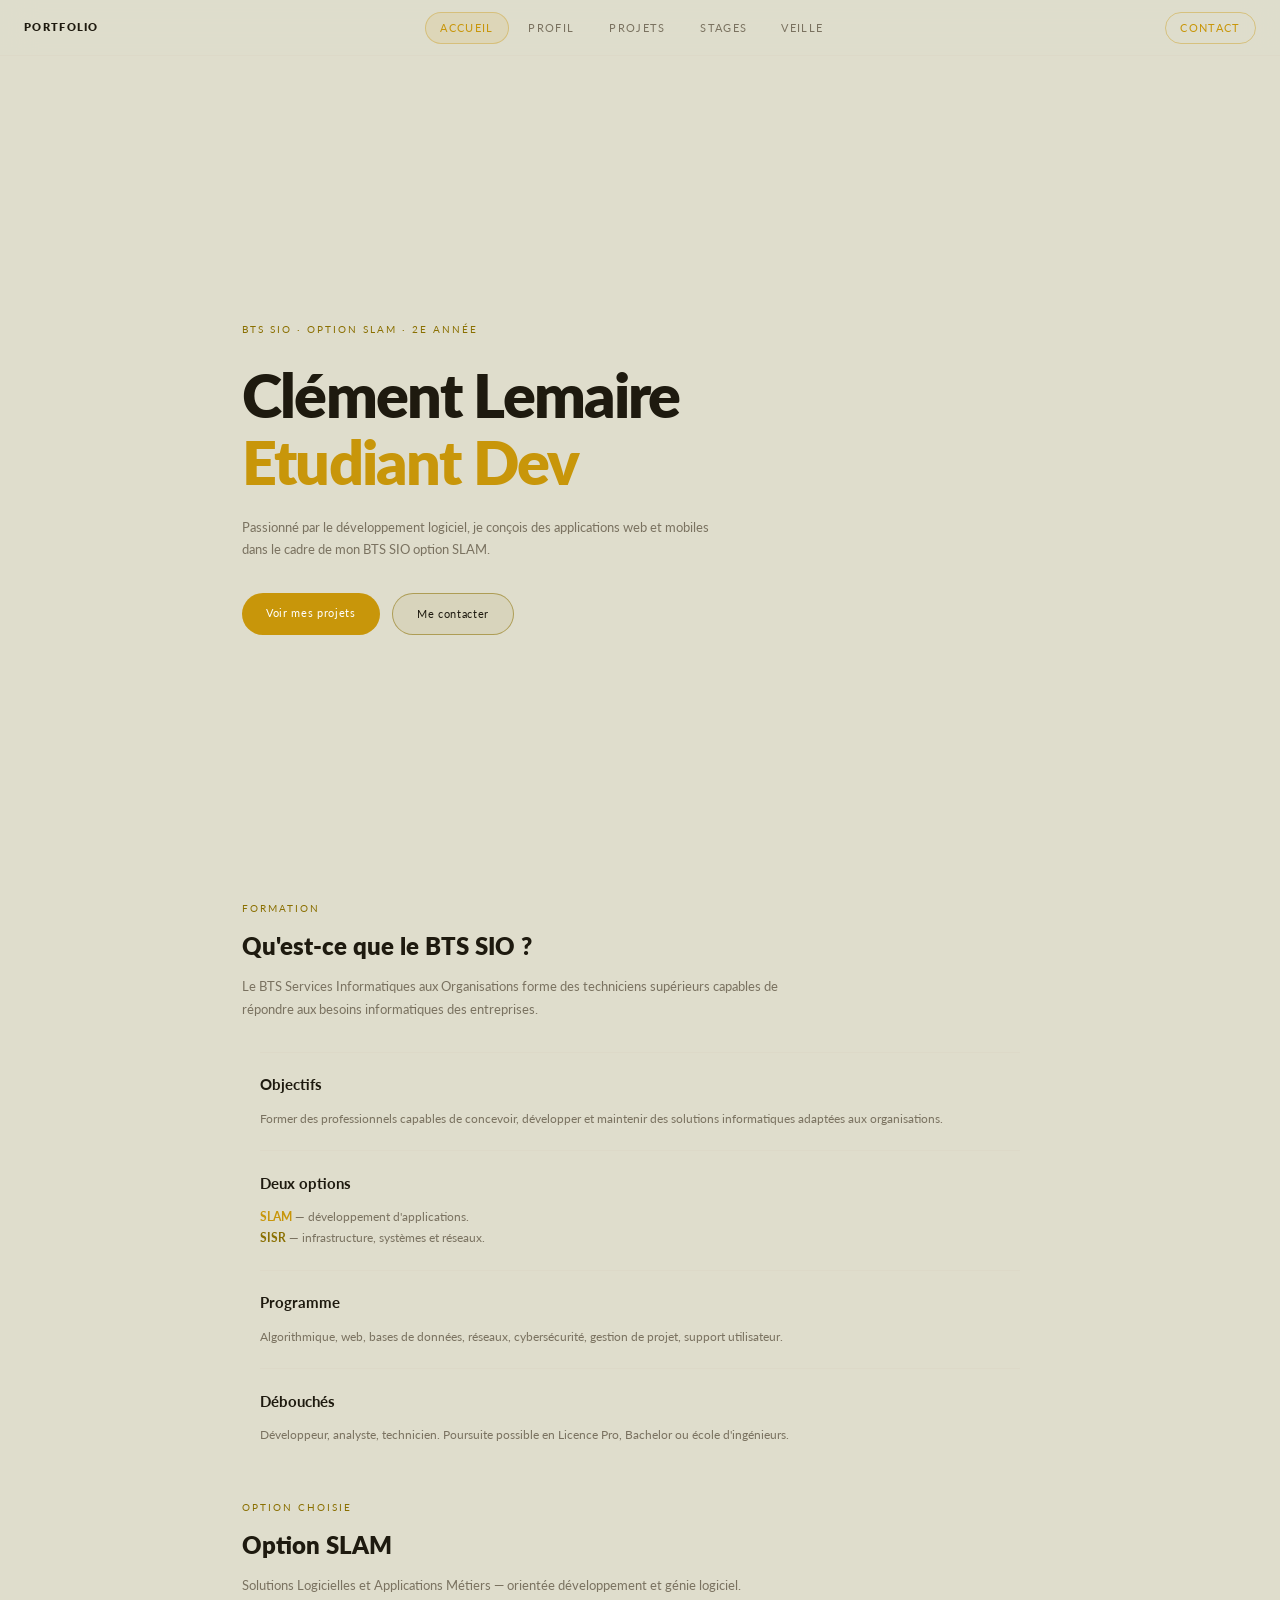
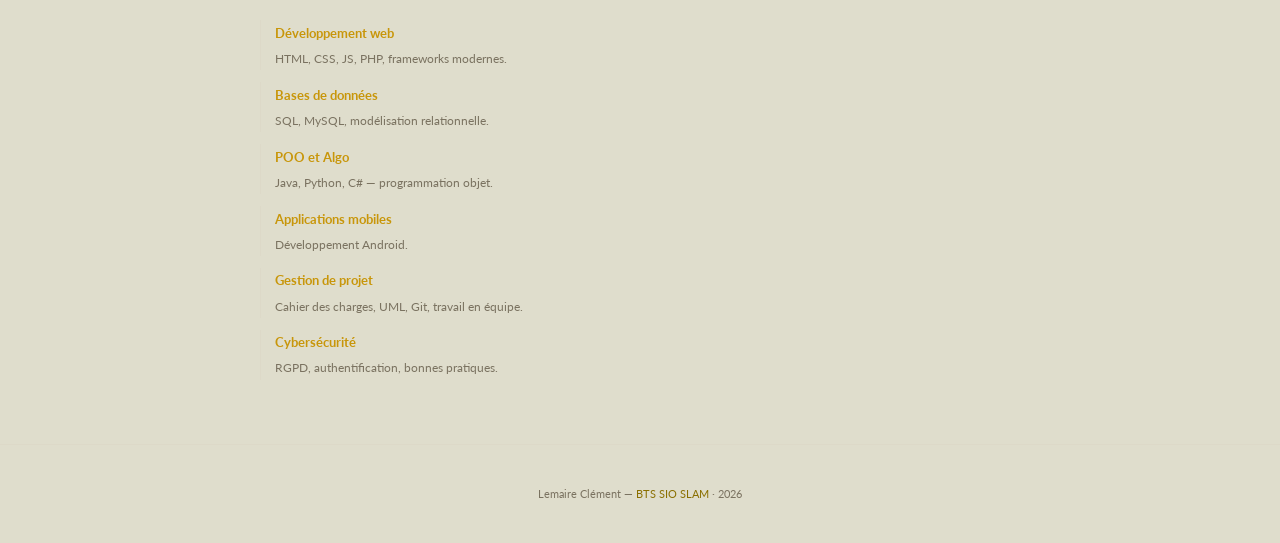
<file: index.html>
<!DOCTYPE html>
<html lang="fr">
<head>
  <meta charset="UTF-8">
  <meta name="viewport" content="width=device-width, initial-scale=1.0">
  <title>Portfolio – BTS SIO</title>
  <link rel="icon" type="image/png" href="img/favicon.png">
  <link href="https://fonts.googleapis.com/css2?family=Lato:wght@300;400;700;900&display=swap" rel="stylesheet">
  <link rel="stylesheet" href="style.css">
</head>
<body>

  <!-- NAVBAR -->
  <nav>
    <div class="nav-inner">
      <a href="index.html" class="nav-brand">Portfolio</a>
      <div class="nav-links">
        <a href="index.html"   id="nav-home"    class="active">Accueil</a>
        <a href="profil.html"  id="nav-profil">Profil</a>
        <a href="projets.html" id="nav-projets">Projets</a>
        <a href="stages.html"  id="nav-stages">Stages</a>
        <a href="veille.html"  id="nav-veille">Veille</a>
      </div>
      <a href="contact.html" id="nav-contact" class="nav-contact-btn">Contact</a>
    </div>
  </nav>

  <div class="page-wrapper">

    <!-- HERO -->
    <div class="hero">
      <div class="label">BTS SIO · Option SLAM · 2e année</div>
      <h1>Clément Lemaire<br><em id="typed">Étudiant développeur</em></h1>
      <p>Passionné par le développement logiciel, je conçois des applications web et mobiles dans le cadre de mon BTS SIO option SLAM.</p>
      <div class="hero-btns">
        <a href="projets.html" class="btn btn-primary">Voir mes projets</a>
        <a href="contact.html" class="btn btn-ghost">Me contacter</a>
      </div>
    </div>

    <!-- BTS SIO -->
    <div style="max-width:860px;margin:0 auto;padding:0 2rem 4rem">

      <div class="label">Formation</div>
      <h2 style="font-family:var(--font-head);font-size:1.5rem;font-weight:800;margin-bottom:0.5rem">Qu'est-ce que le BTS SIO ?</h2>
      <p style="color:var(--muted);max-width:560px;margin-bottom:0.5rem">
        Le BTS Services Informatiques aux Organisations forme des techniciens supérieurs capables de répondre aux besoins informatiques des entreprises.
      </p>

      <div class="cards-2">
        <div class="card anim">
          <h3>Objectifs</h3>
          <p>Former des professionnels capables de concevoir, développer et maintenir des solutions informatiques adaptées aux organisations.</p>
        </div>
        <div class="card anim">
          <h3>Deux options</h3>
          <p><strong style="color:var(--accent)">SLAM</strong> — développement d'applications.<br><strong style="color:var(--accent2)">SISR</strong> — infrastructure, systèmes et réseaux.</p>
        </div>
        <div class="card anim">
          <h3>Programme</h3>
          <p>Algorithmique, web, bases de données, réseaux, cybersécurité, gestion de projet, support utilisateur.</p>
        </div>
        <div class="card anim">
          <h3>Débouchés</h3>
          <p>Développeur, analyste, technicien. Poursuite possible en Licence Pro, Bachelor ou école d'ingénieurs.</p>
        </div>
      </div>

      <!-- SLAM -->
      <div style="margin-top:3rem">
        <div class="label">Option choisie</div>
        <h2 style="font-family:var(--font-head);font-size:1.5rem;font-weight:800;margin-bottom:0.5rem">Option SLAM</h2>
        <p style="color:var(--muted);max-width:560px;margin-bottom:0.5rem">
          Solutions Logicielles et Applications Métiers — orientée développement et génie logiciel.
        </p>

        <div class="slam-list">
          <div class="slam-item anim"><h4>Développement web</h4><p>HTML, CSS, JS, PHP, frameworks modernes.</p></div>
          <div class="slam-item anim"><h4>Bases de données</h4><p>SQL, MySQL, modélisation relationnelle.</p></div>
          <div class="slam-item anim"><h4>POO et Algo</h4><p>Java, Python, C# — programmation objet.</p></div>
          <div class="slam-item anim"><h4>Applications mobiles</h4><p>Développement Android.</p></div>
          <div class="slam-item anim"><h4>Gestion de projet</h4><p>Cahier des charges, UML, Git, travail en équipe.</p></div>
          <div class="slam-item anim"><h4>Cybersécurité</h4><p>RGPD, authentification, bonnes pratiques.</p></div>
        </div>
      </div>

    </div>

    <footer>Lemaire Clément — <span>BTS SIO SLAM</span> · 2026</footer>
  </div>

  <script src="script.js"></script>
</body>
</html>
</file>
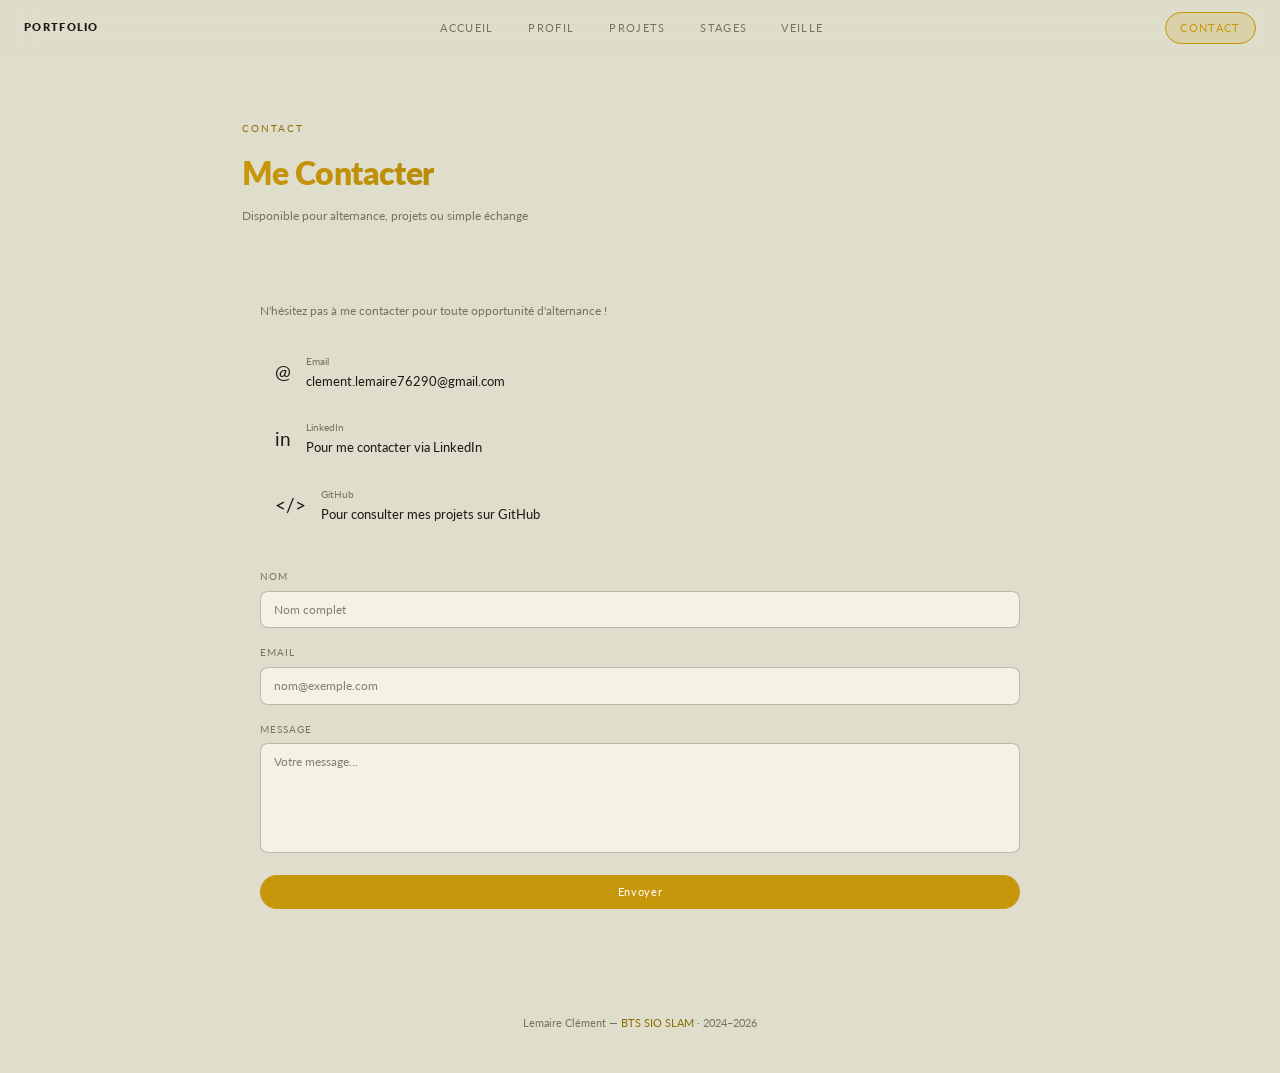
<file: contact.html>
<!DOCTYPE html>
<html lang="fr">
<head>
  <meta charset="UTF-8">
  <meta name="viewport" content="width=device-width, initial-scale=1.0">
  <title>Portfolio – Contact</title>
  <link rel="icon" type="image/png" href="img/favicon.png">
  <link href="https://fonts.googleapis.com/css2?family=Lato:wght@300;400;700;900&display=swap" rel="stylesheet">
  <link rel="stylesheet" href="style.css">
</head>
<body>

  <!-- NAVBAR -->
  <nav>
    <div class="nav-inner">
      <a href="index.html" class="nav-brand">Portfolio</a>
      <div class="nav-links">
        <a href="index.html">Accueil</a>
        <a href="profil.html">Profil</a>
        <a href="projets.html">Projets</a>
        <a href="stages.html">Stages</a>
        <a href="veille.html">Veille</a>
      </div>
      <a href="contact.html" class="nav-contact-btn active">Contact</a>
    </div>
  </nav>

  <div class="page-wrapper">
    <div class="container">

      <div class="label">Contact</div>
      <h2 class="page-title">Me Contacter</h2>
      <p class="page-sub">Disponible pour alternance, projets ou simple échange</p>

      <div class="contact-grid">

        <!-- Liens -->
        <div>
          <p style="color:var(--muted);margin-bottom:1.5rem;font-size:0.78rem">
            N'hésitez pas à me contacter pour toute opportunité d'alternance !
          </p>
          <a href="mailto:clement.lemaire76290@gmail.com" class="contact-link">
            <div class="contact-link-icon">@</div>
            <div><small>Email</small>clement.lemaire76290@gmail.com</div>
          </a>
          <a href="https://www.linkedin.com/in/cl%C3%A9ment-lemaire-a914b9262/" target="_blank" class="contact-link">
            <div class="contact-link-icon">in</div>
            <div><small>LinkedIn</small>Pour me contacter via LinkedIn</div>
          </a>
          <a href="https://github.com/clem-lmr" target="_blank" class="contact-link">
            <div class="contact-link-icon">&lt;/&gt;</div>
            <div><small>GitHub</small>Pour consulter mes projets sur GitHub</div>
          </a>
        </div>

        <!-- Formulaire -->
        <div>
          <form id="contactForm" action="https://formspree.io/f/mnjgwvgq" method="POST">
            <div class="form-group">
              <label for="name">Nom</label>
              <input type="text" id="name" name="name" placeholder="Nom complet" required>
            </div>
            <div class="form-group">
              <label for="email">Email</label>
              <input type="email" id="email" name="email" placeholder="nom@exemple.com" required>
            </div>
            <div class="form-group">
              <label for="message">Message</label>
              <textarea id="message" name="message" placeholder="Votre message..." required></textarea>
            </div>
            <button type="submit" class="btn btn-primary" style="width:100%">Envoyer</button>
          </form>
          <div id="successMessage" style="display:none;margin-top:1rem;color:var(--accent2);font-size:0.75rem;">
            Message envoyé avec succès ! Merci de m'avoir contacté.
          </div>
        </div>

      </div>
    </div>
    <footer>Lemaire Clément — <span>BTS SIO SLAM</span> · 2024–2026</footer>
  </div>

  <script src="script.js"></script>
  <script>
    // Gestion du formulaire de contact avec Formspree
    document.getElementById('contactForm').addEventListener('submit', function(e) {
      e.preventDefault();
      
      const formData = new FormData(this);
      const form = this;
      
      fetch(form.action, {
        method: 'POST',
        body: formData,
        headers: {
          'Accept': 'application/json'
        }
      })
      .then(response => {
        if (response.ok) {
          form.style.display = 'none';
          document.getElementById('successMessage').style.display = 'block';
          setTimeout(() => {
            form.reset();
            form.style.display = 'block';
            document.getElementById('successMessage').style.display = 'none';
          }, 5000);
        }
      })
      .catch(error => {
        console.error('Erreur:', error);
        alert('Erreur lors de l\'envoi. Veuillez réessayer.');
      });
    });
  </script>
</body>
</html>
</file>
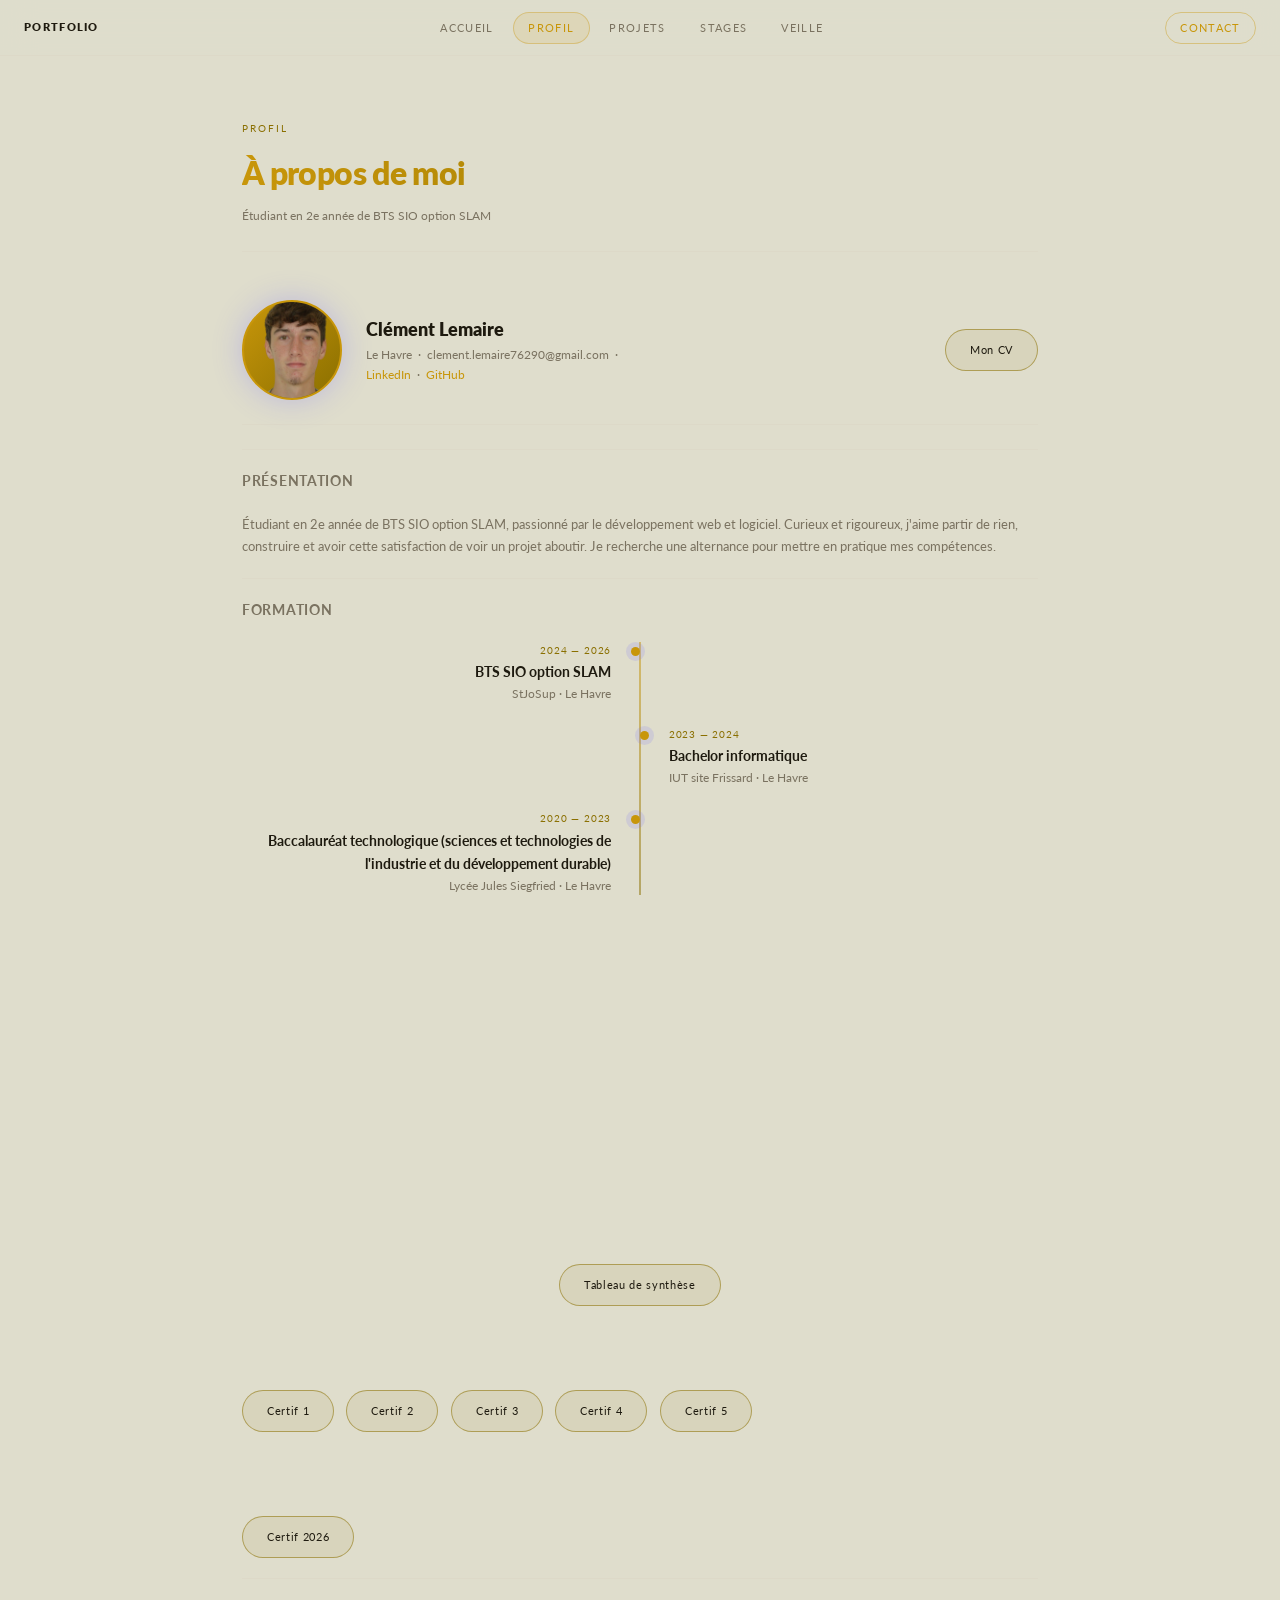
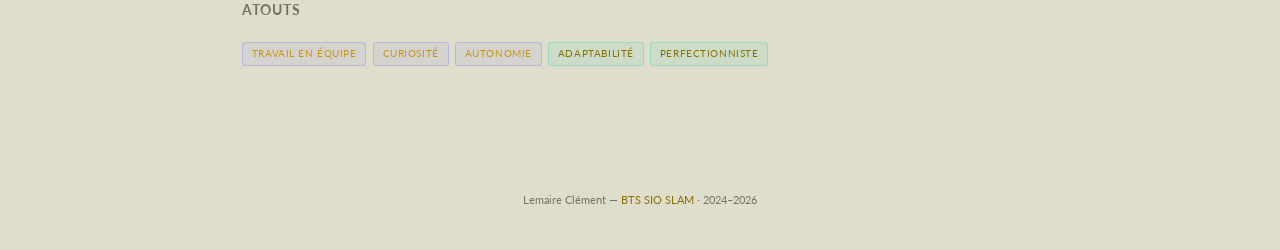
<file: profil.html>
<!DOCTYPE html>
<html lang="fr">
<head>
  <meta charset="UTF-8">
  <meta name="viewport" content="width=device-width, initial-scale=1.0">
  <title>Portfolio – Profil</title>
  <link rel="icon" type="image/png" href="img/favicon.png">
  <link href="https://fonts.googleapis.com/css2?family=Lato:wght@300;400;700;900&display=swap" rel="stylesheet">
  <link rel="stylesheet" href="style.css">
</head>
<body>

  <!-- NAVBAR -->
  <nav>
    <div class="nav-inner">
      <a href="index.html" class="nav-brand">Portfolio</a>
      <div class="nav-links">
        <a href="index.html">Accueil</a>
        <a href="profil.html" class="active">Profil</a>
        <a href="projets.html">Projets</a>
        <a href="stages.html">Stages</a>
        <a href="veille.html">Veille</a>
      </div>
      <a href="contact.html" class="nav-contact-btn">Contact</a>
    </div>
  </nav>

  <div class="page-wrapper">
    <div class="container">

      <div class="label">Profil</div>
      <h2 class="page-title">À propos de moi</h2>
      <p class="page-sub">Étudiant en 2e année de BTS SIO option SLAM</p>

      <!-- Carte d'identité -->
      <div class="profil-top">
        <div class="avatar"><img src="img/clément-pp.png" alt="photo-profil"></div>
        <div>
          <h2>Clément Lemaire</h2>
          <p>Le Havre &nbsp;·&nbsp; clement.lemaire76290@gmail.com &nbsp;·&nbsp; <br> <a href="https://www.linkedin.com/in/cl%C3%A9ment-lemaire-a914b9262/" target="_blank" rel="noopener noreferrer">LinkedIn</a> &nbsp;·&nbsp; <a href="https://github.com/clem-lmr" target="_blank" rel="noopener noreferrer">GitHub</a></p>
        </div>
        <a href="docs/CV.pdf" class="btn btn-ghost" target="_blank" style="margin-left:auto;white-space:nowrap;flex-shrink:0">Mon CV</a>
      </div>

      <!-- Présentation -->
      <div class="section-block">
        <h3>Présentation</h3>
        <p style="color:var(--muted)">
          Étudiant en 2e année de BTS SIO option SLAM, passionné par le développement web et logiciel.
          Curieux et rigoureux, j'aime partir de rien, construire et avoir cette satisfaction de voir un projet aboutir.
          Je recherche une alternance pour mettre en pratique mes compétences.
        </p>
      </div>

      <!-- Formation -->
      <div class="section-block formation-timeline">
        <h3>Formation</h3>
        <div class="timeline-center">
          <div class="timeline-row left">
            <span class="timeline-node"></span>
            <div class="t-date">2024 — 2026</div>
            <div class="t-title">BTS SIO option SLAM</div>
            <div class="t-sub">StJoSup · Le Havre</div>
          </div>

          <div class="timeline-row right">
            <span class="timeline-node"></span>
            <div class="t-date">2023 — 2024</div>
            <div class="t-title">Bachelor informatique</div>
            <div class="t-sub">IUT site Frissard · Le Havre</div>
          </div>

          <div class="timeline-row left">
            <span class="timeline-node"></span>
            <div class="t-date">2020 — 2023</div>
            <div class="t-title">Baccalauréat technologique (sciences et technologies de l'industrie et du développement durable)</div>
            <div class="t-sub">Lycée Jules Siegfried · Le Havre</div>
          </div>
        </div>
      </div>

      <!-- Compétences -->
      <div class="section-block section-skills">
        <h3>Compétences techniques</h3>
        <div class="skills-2">
          <div>
            <div class="skill-bar-item">
              <div class="skill-bar-header"><span>HTML / CSS</span><span class="skill-level level-advanced">Avancé</span></div>
              <div class="skill-bar-track"><div class="skill-bar-fill" data-width="85"></div></div>
            </div>
            <div class="skill-bar-item">
              <div class="skill-bar-header"><span>JavaScript</span><span class="skill-level level-basic">Débutant</span></div>
              <div class="skill-bar-track"><div class="skill-bar-fill" data-width="30"></div></div>
            </div>
            <div class="skill-bar-item">
              <div class="skill-bar-header"><span>PHP</span><span class="skill-level level-intermediate">Intermédiaire</span></div>
              <div class="skill-bar-track"><div class="skill-bar-fill" data-width="60"></div></div>
            </div>
            <div class="skill-bar-item">
              <div class="skill-bar-header"><span>C#</span><span class="skill-level level-intermediate">Intermédiaire</span></div>
              <div class="skill-bar-track"><div class="skill-bar-fill" data-width="60"></div></div>
            </div>
            <div class="skill-bar-item">
              <div class="skill-bar-header"><span>Python</span><span class="skill-level level-intermediate">Intermédiaire</span></div>
              <div class="skill-bar-track"><div class="skill-bar-fill" data-width="60"></div></div>
            </div>
          </div>
          <div>
            <div class="skill-bar-item">
              <div class="skill-bar-header"><span>SQL / MySQL</span><span class="skill-level level-advanced">Avancé</span></div>
              <div class="skill-bar-track"><div class="skill-bar-fill" data-width="85"></div></div>
            </div>
            <div class="skill-bar-item">
              <div class="skill-bar-header"><span>Java</span><span class="skill-level level-basic">Débutant</span></div>
              <div class="skill-bar-track"><div class="skill-bar-fill" data-width="30"></div></div>
            </div>
            <div class="skill-bar-item">
              <div class="skill-bar-header"><span>Figma</span><span class="skill-level level-intermediate">Intermédiaire</span></div>
              <div class="skill-bar-track"><div class="skill-bar-fill" data-width="60"></div></div>
            </div>
            <div class="skill-bar-item">
              <div class="skill-bar-header"><span>Git</span><span class="skill-level level-basic">Débutant</span></div>
              <div class="skill-bar-track"><div class="skill-bar-fill" data-width="30"></div></div>
            </div>
            <div class="skill-bar-item">
              <div class="skill-bar-header"><span>Linux</span><span class="skill-level level-basic">Débutant</span></div>
              <div class="skill-bar-track"><div class="skill-bar-fill" data-width="30"></div></div>
            </div>
          </div>
        </div>
        <div class="tags" style="margin-top:1.5rem;justify-content:center">
          <a href="docs/tableau_synthese_lemaire%20(1).pdf" class="btn btn-ghost" target="_blank" rel="noopener noreferrer">Tableau de synthèse</a>
        </div>
      </div>

      <!-- Certification -->
      <div class="section-block">
        <h3>Certification CNIL</h3>
        <div class="tags" style="gap:0.75rem">
          <a href="docs/Certificat_1.pdf" class="btn btn-ghost" target="_blank" style="white-space:nowrap;flex-shrink:0">Certif 1</a>
          <a href="docs/Certificat_2.pdf" class="btn btn-ghost" target="_blank" style="white-space:nowrap;flex-shrink:0">Certif 2</a>
          <a href="docs/Certificat_3.pdf" class="btn btn-ghost" target="_blank" style="white-space:nowrap;flex-shrink:0">Certif 3</a>
          <a href="docs/Certificat_4.pdf" class="btn btn-ghost" target="_blank" style="white-space:nowrap;flex-shrink:0">Certif 4</a>
          <a href="docs/Certificat_5.pdf" class="btn btn-ghost" target="_blank" style="white-space:nowrap;flex-shrink:0">Certif 5</a>
        </div>
      </div>

      <div class="section-block">
        <h3>Certification PIX</h3>
        <div class="tags">
          <a href="docs/certification-pix.pdf" class="btn btn-ghost" target="_blank" style="white-space:nowrap;flex-shrink:0">Certif 2026</a>
        </div>
      </div>
      <!-- Soft skills -->
      <div class="section-block">
        <h3>Atouts</h3>
        <div class="tags">
          <span class="tag">Travail en équipe</span>
          <span class="tag">Curiosité</span>
          <span class="tag">Autonomie</span>
          <span class="tag g">Adaptabilité</span>
          <span class="tag g">Perfectionniste</span>
        </div>
      </div>

    </div>
    <footer>Lemaire Clément — <span>BTS SIO SLAM</span> · 2024–2026</footer>
  </div>

  <script src="script.js"></script>
</body>
</html>
</file>
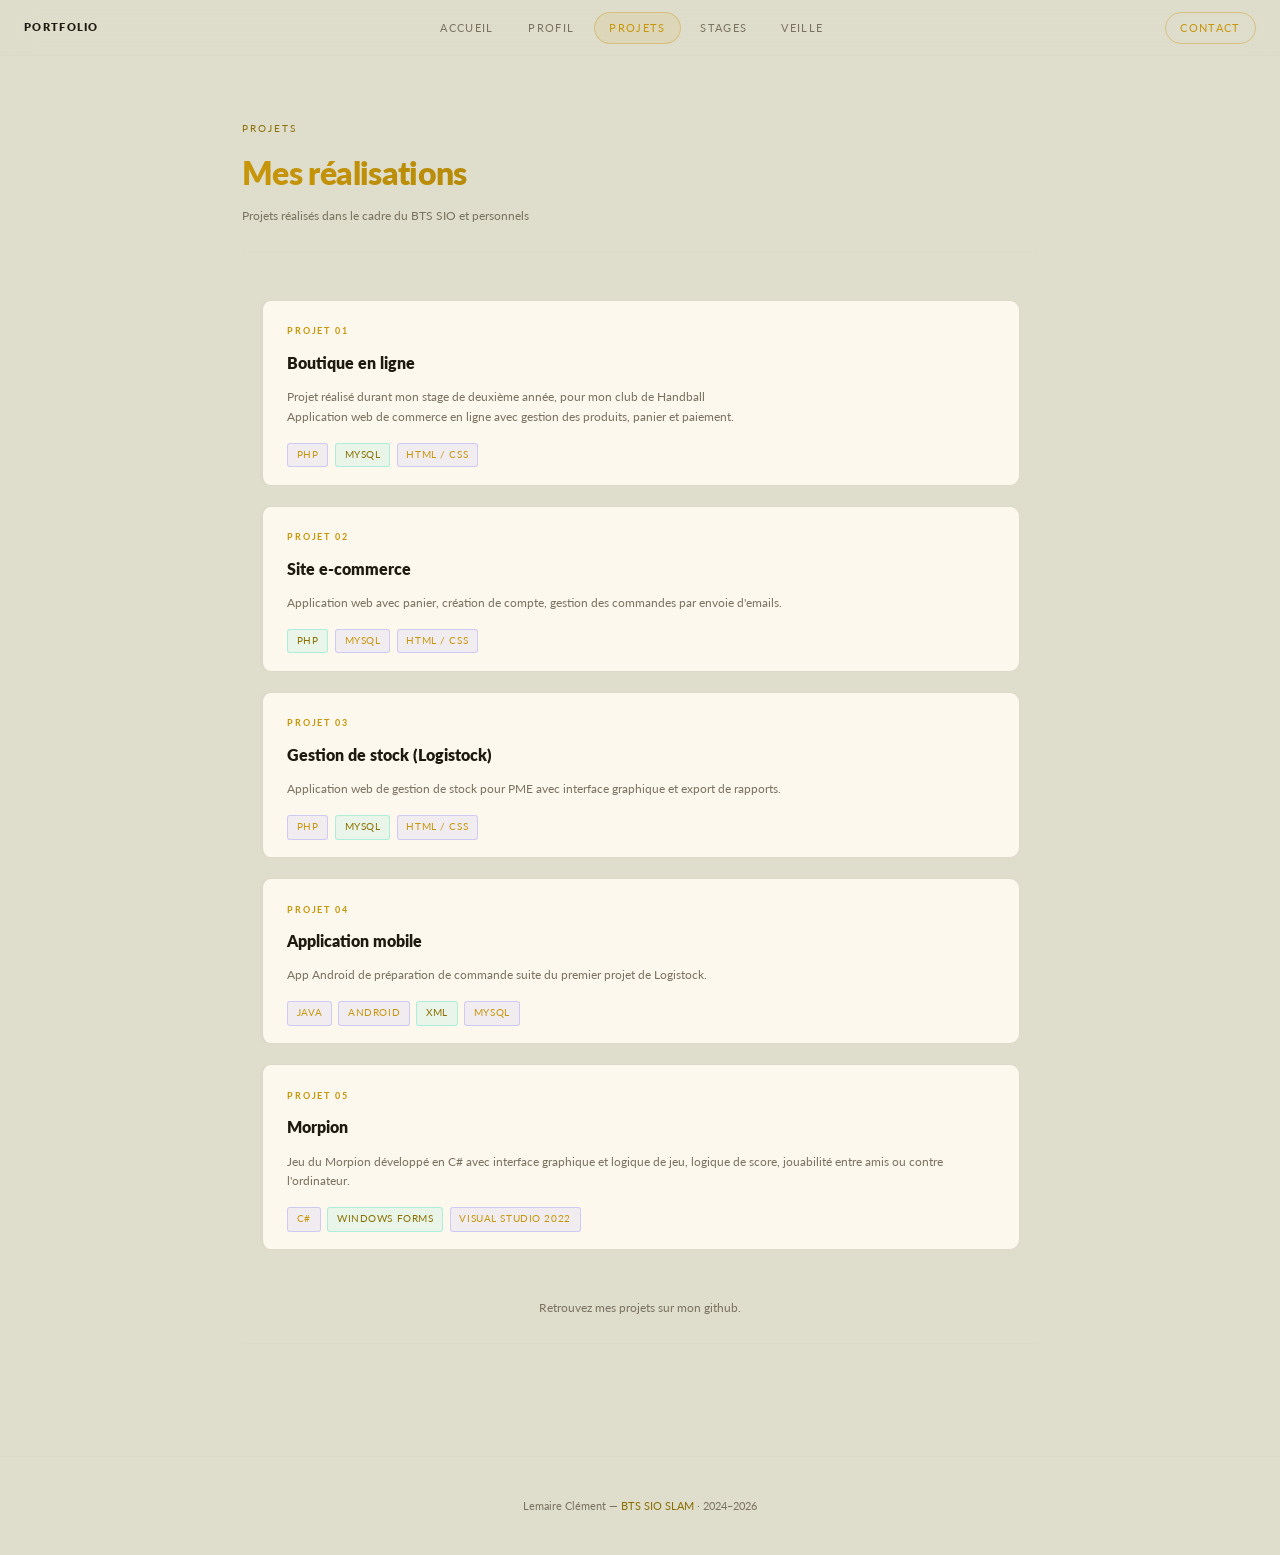
<file: projets.html>
<!DOCTYPE html>
<html lang="fr">
<head>
  <meta charset="UTF-8">
  <meta name="viewport" content="width=device-width, initial-scale=1.0">
  <title>Portfolio – Projets</title>
  <link rel="icon" type="image/png" href="img/favicon.png">
  <link href="https://fonts.googleapis.com/css2?family=Lato:wght@300;400;700;900&display=swap" rel="stylesheet">
  <link rel="stylesheet" href="style.css">
</head>
<body>

  <!-- NAVBAR -->
  <nav>
    <div class="nav-inner">
      <a href="index.html" class="nav-brand">Portfolio</a>
      <div class="nav-links">
        <a href="index.html">Accueil</a>
        <a href="profil.html">Profil</a>
        <a href="projets.html" class="active">Projets</a>
        <a href="stages.html">Stages</a>
        <a href="veille.html">Veille</a>
      </div>
      <a href="contact.html" class="nav-contact-btn">Contact</a>
    </div>
  </nav>

  <div class="page-wrapper">
    <div class="container">

      <div class="label">Projets</div>
      <h2 class="page-title">Mes réalisations</h2>
      <p class="page-sub">Projets réalisés dans le cadre du BTS SIO et personnels</p>

      <div class="projets-grid">

        <div class="projet-card anim">
          <div class="projet-num">Projet 01</div>
          <h3>Boutique en ligne</h3>
          <p>Projet réalisé durant mon stage de deuxième année, pour mon club de Handball <br>
            Application web de commerce en ligne avec gestion des produits, panier et paiement.</p>
          <div class="tags">
            <span class="tag">PHP</span>
            <span class="tag g">MySQL</span>
            <span class="tag">HTML / CSS</span>
          </div>
        </div>

        <div class="projet-card anim">
          <div class="projet-num">Projet 02</div>
          <h3>Site e-commerce</h3>
          <p>Application web avec panier, création de compte, gestion des commandes par envoie d'emails.</p>
          <div class="tags">
            <span class="tag g">PHP</span>
            <span class="tag">MySQL</span>
            <span class="tag">HTML / CSS</span>
          </div>
        </div>

        <div class="projet-card anim">
          <div class="projet-num">Projet 03</div>
          <h3>Gestion de stock (Logistock)</h3>
          <p>Application web de gestion de stock pour PME avec interface graphique et export de rapports.</p>
          <div class="tags">
            <span class="tag">PHP</span>
            <span class="tag g">MySQL</span>
            <span class="tag">HTML / CSS</span>
          </div>
        </div>

        <div class="projet-card anim">
          <div class="projet-num">Projet 04</div>
          <h3>Application mobile</h3>
          <p>App Android de préparation de commande suite du premier projet de Logistock.</p>
          <div class="tags">
            <span class="tag">Java</span>
            <span class="tag">Android</span>
            <span class="tag g">XML</span>
            <span class="tag ">MySQL</span>
          </div>
        </div>

        <div class="projet-card anim">
          <div class="projet-num">Projet 05</div>
          <h3>Morpion</h3>
          <p>Jeu du Morpion développé en C# avec interface graphique et logique de jeu, logique de score, jouabilité entre amis ou contre l'ordinateur.</p>
          <div class="tags">
            <span class="tag">C#</span>
            <span class="tag g">Windows Forms</span>
            <span class="tag">Visual Studio 2022</span>
          </div>
        </div>

      </div>

      <p class="page-sub" style="margin-top: 3rem; text-align: center;" >Retrouvez mes projets sur mon github.</p>
    </div>
    <footer>Lemaire Clément — <span>BTS SIO SLAM</span> · 2024–2026</footer>
  </div>

  <script src="script.js"></script>
</body>
</html>
</file>
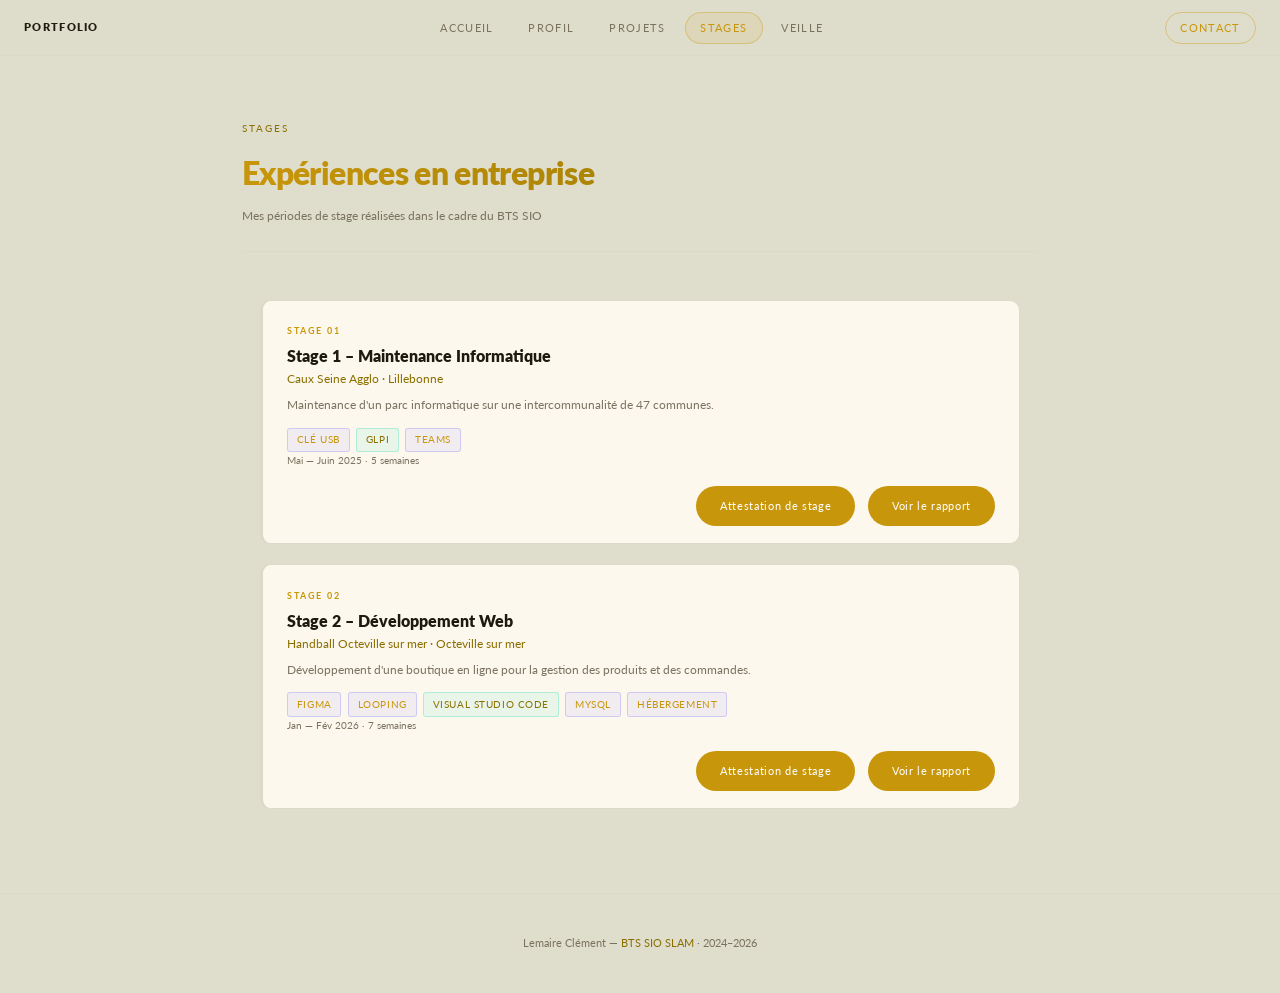
<file: stages.html>
<!DOCTYPE html>
<html lang="fr">
<head>
  <meta charset="UTF-8">
  <meta name="viewport" content="width=device-width, initial-scale=1.0">
  <title>Portfolio – Stages</title>
  <link rel="icon" type="image/png" href="img/favicon.png">
  <link href="https://fonts.googleapis.com/css2?family=Lato:wght@300;400;700;900&display=swap" rel="stylesheet">
  <link rel="stylesheet" href="style.css">
</head>
<body>

  <!-- NAVBAR -->
  <nav>
    <div class="nav-inner">
      <a href="index.html" class="nav-brand">Portfolio</a>
      <div class="nav-links">
        <a href="index.html">Accueil</a>
        <a href="profil.html">Profil</a>
        <a href="projets.html">Projets</a>
        <a href="stages.html" class="active">Stages</a>
        <a href="veille.html">Veille</a>
      </div>
      <a href="contact.html" class="nav-contact-btn">Contact</a>
    </div>
  </nav>

  <div class="page-wrapper">
    <div class="container">

      <div class="label">Stages</div>
      <h2 class="page-title">Expériences en entreprise</h2>
      <p class="page-sub">Mes périodes de stage réalisées dans le cadre du BTS SIO</p>

      <!-- Stage 1 -->
      <div class="stage-card">
        <div class="stage-content">
          <div class="stage-num">Stage 01</div>
          <h3>Stage 1 – Maintenance Informatique</h3>
          <div class="stage-company">Caux Seine Agglo · Lillebonne</div>
          <p>Maintenance d'un parc informatique sur une intercommunalité de 47 communes.</p>
          <div class="tags">
            <span class="tag">Clé USB</span>
            <span class="tag g">GLPI</span>
            <span class="tag">Teams</span>
          </div>
          <div class="stage-date">Mai — Juin 2025 · 5 semaines</div>
        </div>
        <div class="stage-btn-group">
          <a href="docs/Attestation_CauxSeine.pdf" class="btn btn-primary" target="_blank">Attestation de stage</a>
          <a href="docs/Rapport_de_stage1.pdf" class="btn btn-primary" target="_blank">Voir le rapport</a>
        </div>
      </div>

      <!-- Stage 2 -->
      <div class="stage-card">
        <div class="stage-content">
          <div class="stage-num">Stage 02</div>
          <h3>Stage 2 – Développement Web</h3>
          <div class="stage-company">Handball Octeville sur mer · Octeville sur mer</div>
          <p>Développement d'une boutique en ligne pour la gestion des produits et des commandes.</p>
          <div class="tags">
            <span class="tag">Figma</span>
            <span class="tag">Looping</span>
            <span class="tag g">Visual Studio Code</span>
            <span class="tag">MySQL</span>
            <span class="tag">Hébergement</span>
          </div>
          <div class="stage-date">Jan — Fév 2026 · 7 semaines</div>
        </div>
        <div class="stage-btn-group">
          <a href="docs/Attestation_HBO.pdf" class="btn btn-primary" target="_blank">Attestation de stage</a>
          <a href="docs/Rapport_de_stage2.pdf" class="btn btn-primary" target="_blank">Voir le rapport</a>
        </div>
      </div>

    </div>
    <footer>Lemaire Clément — <span>BTS SIO SLAM</span> · 2024–2026</footer>
  </div>

  <script src="script.js"></script>
</body>
</html>
</file>
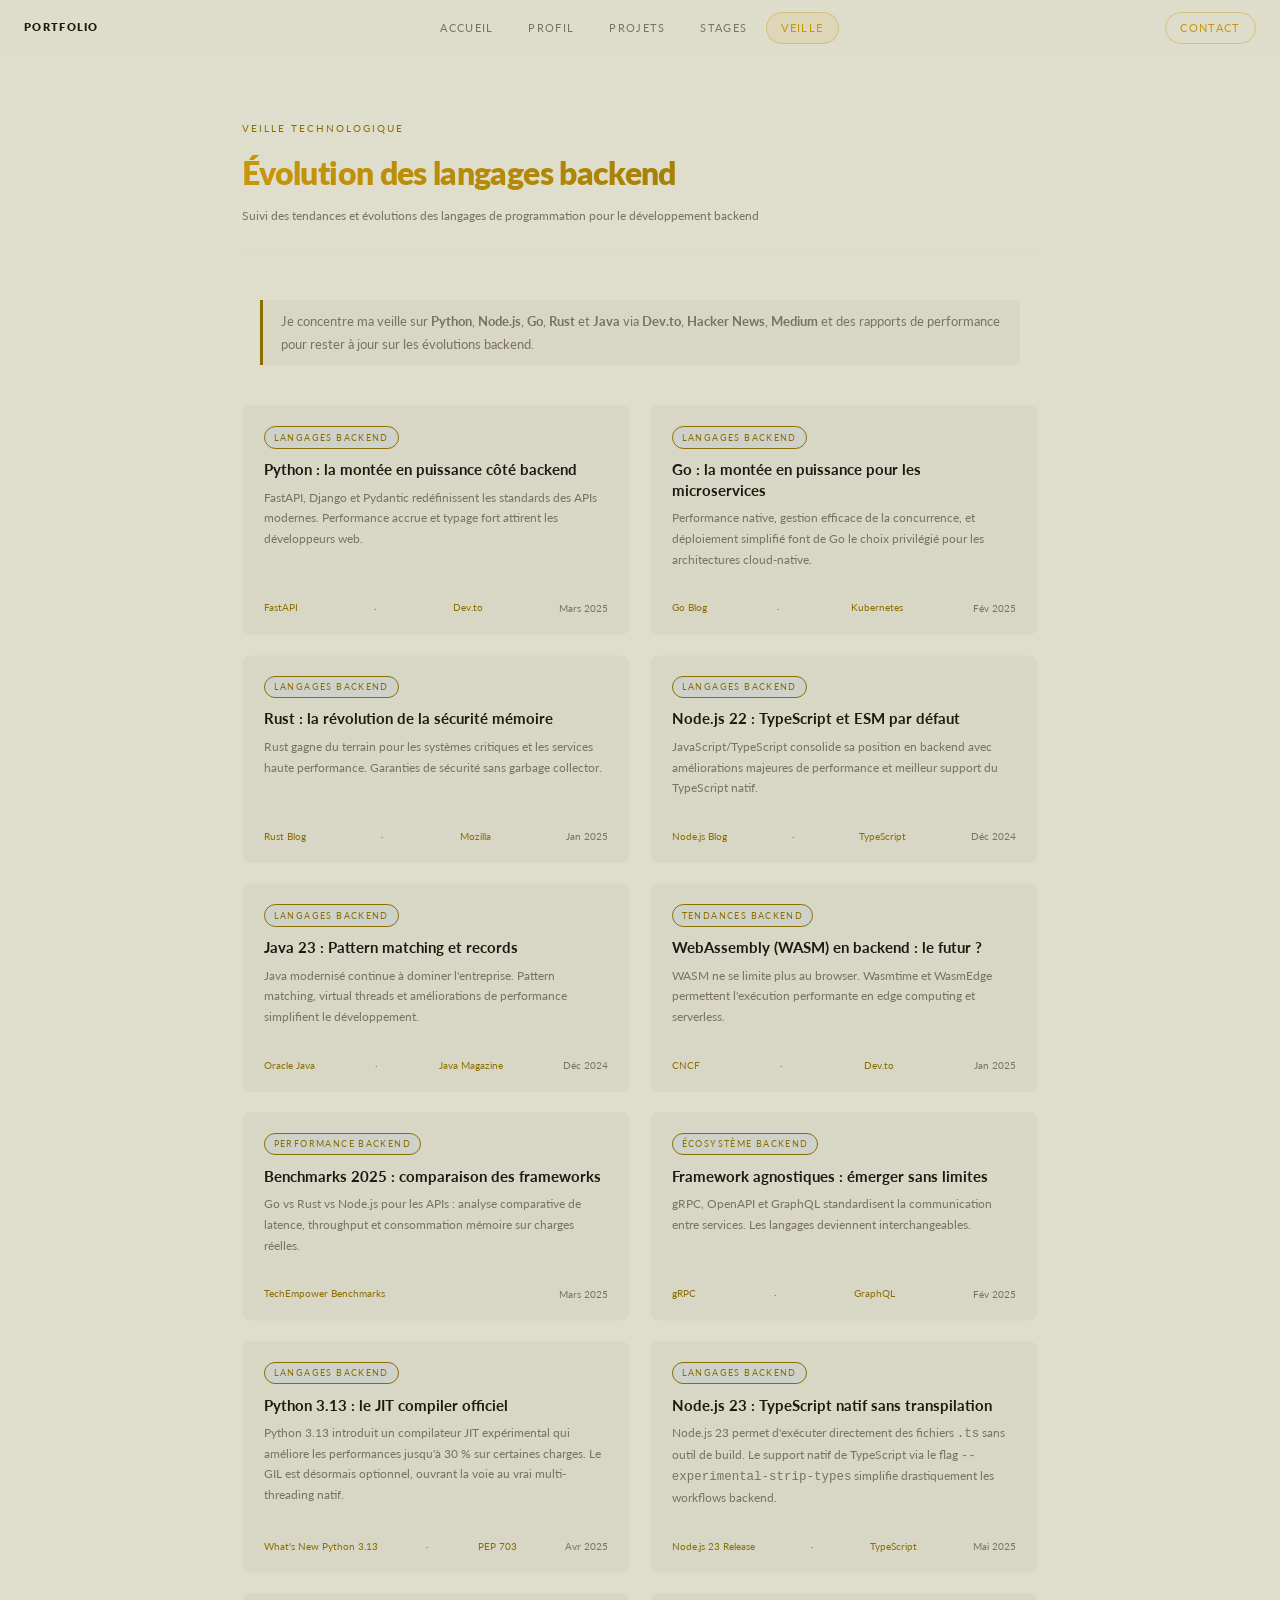
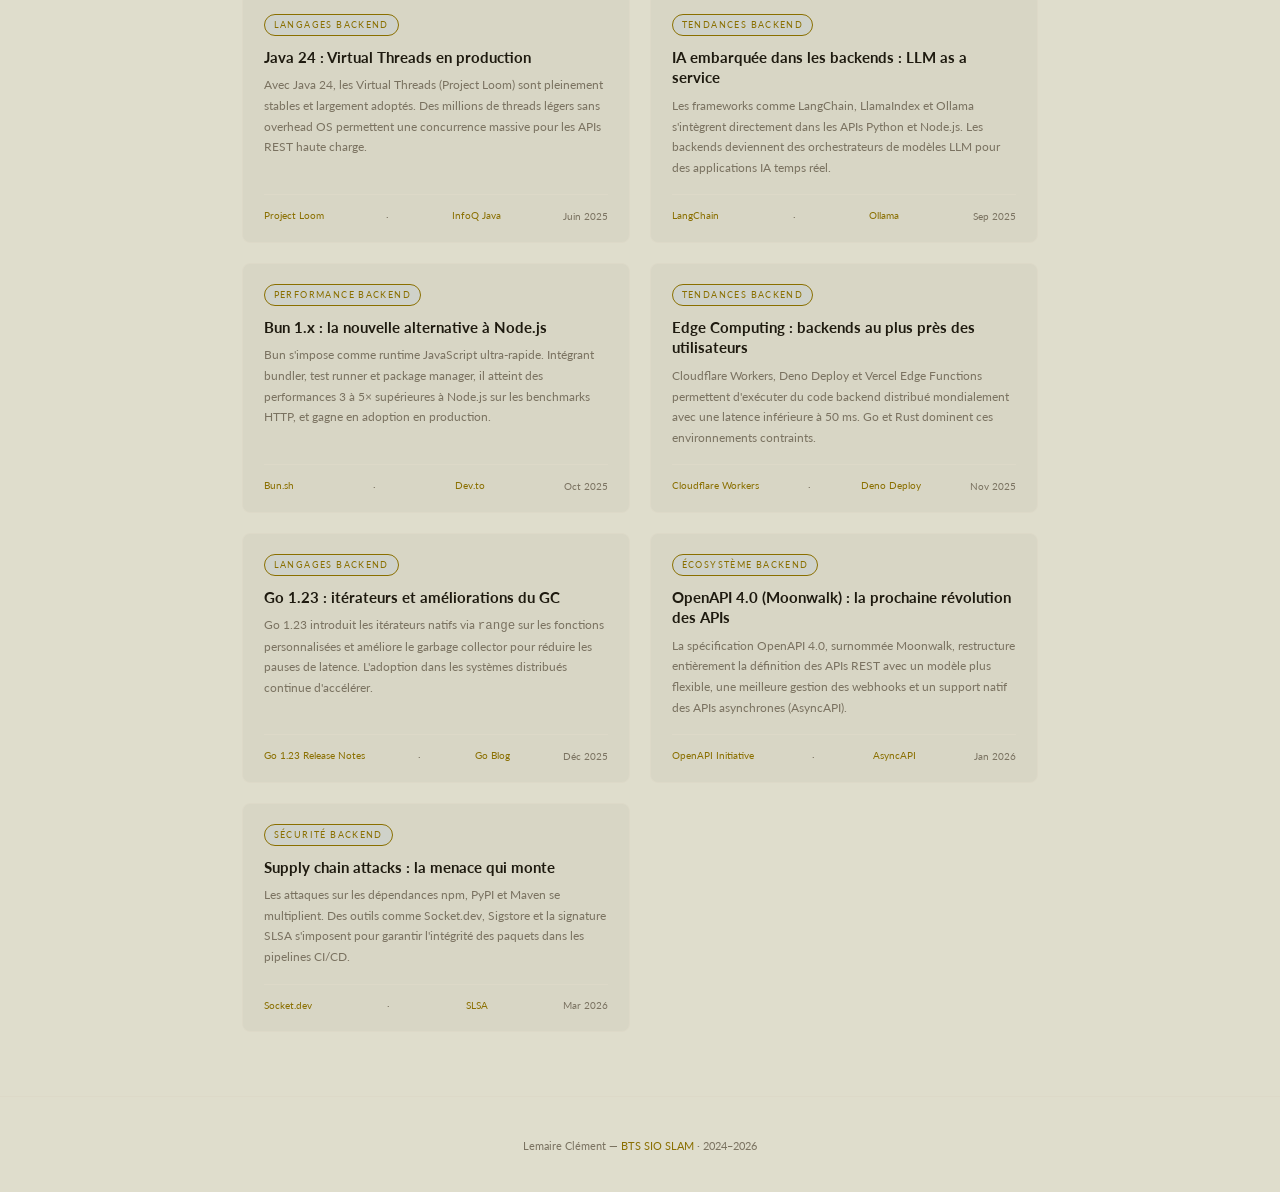
<file: veille.html>
<!DOCTYPE html>
<html lang="fr">
<head>
  <meta charset="UTF-8">
  <meta name="viewport" content="width=device-width, initial-scale=1.0">
  <title>Portfolio – Veille</title>
  <link rel="icon" type="image/png" href="img/favicon.png">
  <link href="https://fonts.googleapis.com/css2?family=Lato:wght@300;400;700;900&display=swap" rel="stylesheet">
  <link rel="stylesheet" href="style.css">
</head>
<body>

  <!-- NAVBAR -->
  <nav>
    <div class="nav-inner">
      <a href="index.html" class="nav-brand">Portfolio</a>
      <div class="nav-links">
        <a href="index.html">Accueil</a>
        <a href="profil.html">Profil</a>
        <a href="projets.html">Projets</a>
        <a href="stages.html">Stages</a>
        <a href="veille.html" class="active">Veille</a>
      </div>
      <a href="contact.html" class="nav-contact-btn">Contact</a>
    </div>
  </nav>

  <div class="page-wrapper">
    <div class="container">

      <div class="label">Veille technologique</div>
      <h2 class="page-title">Évolution des langages backend</h2>
      <p class="page-sub">Suivi des tendances et évolutions des langages de programmation pour le développement backend</p>

      <div class="veille-intro">
        Je concentre ma veille sur <strong>Python</strong>, <strong>Node.js</strong>, <strong>Go</strong>, <strong>Rust</strong> et <strong>Java</strong> 
        via <strong>Dev.to</strong>, <strong>Hacker News</strong>, <strong>Medium</strong> et des rapports de performance pour rester à jour sur les évolutions backend.
      </div>

      <div class="veille-grid">

        <div class="veille-card anim">
          <div class="veille-cat">Langages backend</div>
          <h4>Python : la montée en puissance côté backend</h4>
          <p>FastAPI, Django et Pydantic redéfinissent les standards des APIs modernes. Performance accrue et typage fort attirent les développeurs web.</p>
          <div class="veille-footer"><a href="https://fastapi.tiangolo.com/" target="_blank" rel="noopener noreferrer">FastAPI</a> · <a href="https://dev.to" target="_blank" rel="noopener noreferrer">Dev.to</a><span>Mars 2025</span></div>
        </div>

        <div class="veille-card anim">
          <div class="veille-cat">Langages backend</div>
          <h4>Go : la montée en puissance pour les microservices</h4>
          <p>Performance native, gestion efficace de la concurrence, et déploiement simplifié font de Go le choix privilégié pour les architectures cloud-native.</p>
          <div class="veille-footer"><a href="https://go.dev/blog" target="_blank" rel="noopener noreferrer">Go Blog</a> · <a href="https://kubernetes.io/" target="_blank" rel="noopener noreferrer">Kubernetes</a><span>Fév 2025</span></div>
        </div>

        <div class="veille-card anim">
          <div class="veille-cat">Langages backend</div>
          <h4>Rust : la révolution de la sécurité mémoire</h4>
          <p>Rust gagne du terrain pour les systèmes critiques et les services haute performance. Garanties de sécurité sans garbage collector.</p>
          <div class="veille-footer"><a href="https://blog.rust-lang.org/" target="_blank" rel="noopener noreferrer">Rust Blog</a> · <a href="https://www.mozilla.org/" target="_blank" rel="noopener noreferrer">Mozilla</a><span>Jan 2025</span></div>
        </div>

        <div class="veille-card anim">
          <div class="veille-cat">Langages backend</div>
          <h4>Node.js 22 : TypeScript et ESM par défaut</h4>
          <p>JavaScript/TypeScript consolide sa position en backend avec améliorations majeures de performance et meilleur support du TypeScript natif.</p>
          <div class="veille-footer"><a href="https://nodejs.org/en/blog/" target="_blank" rel="noopener noreferrer">Node.js Blog</a> · <a href="https://www.typescriptlang.org/" target="_blank" rel="noopener noreferrer">TypeScript</a><span>Déc 2024</span></div>
        </div>

        <div class="veille-card anim">
          <div class="veille-cat">Langages backend</div>
          <h4>Java 23 : Pattern matching et records</h4>
          <p>Java modernisé continue à dominer l'entreprise. Pattern matching, virtual threads et améliorations de performance simplifient le développement.</p>
          <div class="veille-footer"><a href="https://www.oracle.com/java/" target="_blank" rel="noopener noreferrer">Oracle Java</a> · <a href="https://blogs.oracle.com/javamagazine/" target="_blank" rel="noopener noreferrer">Java Magazine</a><span>Déc 2024</span></div>
        </div>

        <div class="veille-card anim">
          <div class="veille-cat">Tendances backend</div>
          <h4>WebAssembly (WASM) en backend : le futur ?</h4>
          <p>WASM ne se limite plus au browser. Wasmtime et WasmEdge permettent l'exécution performante en edge computing et serverless.</p>
          <div class="veille-footer"><a href="https://www.cncf.io/" target="_blank" rel="noopener noreferrer">CNCF</a> · <a href="https://dev.to" target="_blank" rel="noopener noreferrer">Dev.to</a><span>Jan 2025</span></div>
        </div>

        <div class="veille-card anim">
          <div class="veille-cat">Performance backend</div>
          <h4>Benchmarks 2025 : comparaison des frameworks</h4>
          <p>Go vs Rust vs Node.js pour les APIs : analyse comparative de latence, throughput et consommation mémoire sur charges réelles.</p>
          <div class="veille-footer"><a href="https://www.techempower.com/benchmarks/" target="_blank" rel="noopener noreferrer">TechEmpower Benchmarks</a><span>Mars 2025</span></div>
        </div>

        <div class="veille-card anim">
          <div class="veille-cat">Écosystème backend</div>
          <h4>Framework agnostiques : émerger sans limites</h4>
          <p>gRPC, OpenAPI et GraphQL standardisent la communication entre services. Les langages deviennent interchangeables.</p>
          <div class="veille-footer"><a href="https://grpc.io/" target="_blank" rel="noopener noreferrer">gRPC</a> · <a href="https://graphql.org/" target="_blank" rel="noopener noreferrer">GraphQL</a><span>Fév 2025</span></div>
        </div>

        <div class="veille-card anim">
          <div class="veille-cat">Langages backend</div>
          <h4>Python 3.13 : le JIT compiler officiel</h4>
          <p>Python 3.13 introduit un compilateur JIT expérimental qui améliore les performances jusqu'à 30 % sur certaines charges. Le GIL est désormais optionnel, ouvrant la voie au vrai multi-threading natif.</p>
          <div class="veille-footer"><a href="https://docs.python.org/3.13/whatsnew/3.13.html" target="_blank" rel="noopener noreferrer">What's New Python 3.13</a> · <a href="https://peps.python.org/pep-0703/" target="_blank" rel="noopener noreferrer">PEP 703</a><span>Avr 2025</span></div>
        </div>

        <div class="veille-card anim">
          <div class="veille-cat">Langages backend</div>
          <h4>Node.js 23 : TypeScript natif sans transpilation</h4>
          <p>Node.js 23 permet d'exécuter directement des fichiers <code>.ts</code> sans outil de build. Le support natif de TypeScript via le flag <code>--experimental-strip-types</code> simplifie drastiquement les workflows backend.</p>
          <div class="veille-footer"><a href="https://nodejs.org/en/blog/release/v23.0.0" target="_blank" rel="noopener noreferrer">Node.js 23 Release</a> · <a href="https://www.typescriptlang.org/" target="_blank" rel="noopener noreferrer">TypeScript</a><span>Mai 2025</span></div>
        </div>

        <div class="veille-card anim">
          <div class="veille-cat">Langages backend</div>
          <h4>Java 24 : Virtual Threads en production</h4>
          <p>Avec Java 24, les Virtual Threads (Project Loom) sont pleinement stables et largement adoptés. Des millions de threads légers sans overhead OS permettent une concurrence massive pour les APIs REST haute charge.</p>
          <div class="veille-footer"><a href="https://openjdk.org/projects/loom/" target="_blank" rel="noopener noreferrer">Project Loom</a> · <a href="https://www.infoq.com/java/" target="_blank" rel="noopener noreferrer">InfoQ Java</a><span>Juin 2025</span></div>
        </div>

        <div class="veille-card anim">
          <div class="veille-cat">Tendances backend</div>
          <h4>IA embarquée dans les backends : LLM as a service</h4>
          <p>Les frameworks comme LangChain, LlamaIndex et Ollama s'intègrent directement dans les APIs Python et Node.js. Les backends deviennent des orchestrateurs de modèles LLM pour des applications IA temps réel.</p>
          <div class="veille-footer"><a href="https://python.langchain.com/" target="_blank" rel="noopener noreferrer">LangChain</a> · <a href="https://ollama.com/" target="_blank" rel="noopener noreferrer">Ollama</a><span>Sep 2025</span></div>
        </div>

        <div class="veille-card anim">
          <div class="veille-cat">Performance backend</div>
          <h4>Bun 1.x : la nouvelle alternative à Node.js</h4>
          <p>Bun s'impose comme runtime JavaScript ultra-rapide. Intégrant bundler, test runner et package manager, il atteint des performances 3 à 5× supérieures à Node.js sur les benchmarks HTTP, et gagne en adoption en production.</p>
          <div class="veille-footer"><a href="https://bun.sh/" target="_blank" rel="noopener noreferrer">Bun.sh</a> · <a href="https://dev.to" target="_blank" rel="noopener noreferrer">Dev.to</a><span>Oct 2025</span></div>
        </div>

        <div class="veille-card anim">
          <div class="veille-cat">Tendances backend</div>
          <h4>Edge Computing : backends au plus près des utilisateurs</h4>
          <p>Cloudflare Workers, Deno Deploy et Vercel Edge Functions permettent d'exécuter du code backend distribué mondialement avec une latence inférieure à 50 ms. Go et Rust dominent ces environnements contraints.</p>
          <div class="veille-footer"><a href="https://workers.cloudflare.com/" target="_blank" rel="noopener noreferrer">Cloudflare Workers</a> · <a href="https://deno.com/deploy" target="_blank" rel="noopener noreferrer">Deno Deploy</a><span>Nov 2025</span></div>
        </div>

        <div class="veille-card anim">
          <div class="veille-cat">Langages backend</div>
          <h4>Go 1.23 : itérateurs et améliorations du GC</h4>
          <p>Go 1.23 introduit les itérateurs natifs via <code>range</code> sur les fonctions personnalisées et améliore le garbage collector pour réduire les pauses de latence. L'adoption dans les systèmes distribués continue d'accélérer.</p>
          <div class="veille-footer"><a href="https://go.dev/doc/go1.23" target="_blank" rel="noopener noreferrer">Go 1.23 Release Notes</a> · <a href="https://go.dev/blog" target="_blank" rel="noopener noreferrer">Go Blog</a><span>Déc 2025</span></div>
        </div>

        <div class="veille-card anim">
          <div class="veille-cat">Écosystème backend</div>
          <h4>OpenAPI 4.0 (Moonwalk) : la prochaine révolution des APIs</h4>
          <p>La spécification OpenAPI 4.0, surnommée Moonwalk, restructure entièrement la définition des APIs REST avec un modèle plus flexible, une meilleure gestion des webhooks et un support natif des APIs asynchrones (AsyncAPI).</p>
          <div class="veille-footer"><a href="https://www.openapis.org/" target="_blank" rel="noopener noreferrer">OpenAPI Initiative</a> · <a href="https://www.asyncapi.com/" target="_blank" rel="noopener noreferrer">AsyncAPI</a><span>Jan 2026</span></div>
        </div>

        <div class="veille-card anim">
          <div class="veille-cat">Sécurité backend</div>
          <h4>Supply chain attacks : la menace qui monte</h4>
          <p>Les attaques sur les dépendances npm, PyPI et Maven se multiplient. Des outils comme Socket.dev, Sigstore et la signature SLSA s'imposent pour garantir l'intégrité des paquets dans les pipelines CI/CD.</p>
          <div class="veille-footer"><a href="https://socket.dev/" target="_blank" rel="noopener noreferrer">Socket.dev</a> · <a href="https://slsa.dev/" target="_blank" rel="noopener noreferrer">SLSA</a><span>Mar 2026</span></div>
        </div>

      </div>
    </div>
    <footer>Lemaire Clément — <span>BTS SIO SLAM</span> · 2024–2026</footer>
  </div>

  <script src="script.js"></script>
</body>
</html>
</file>
<file: style.css>
/* ── VARIABLES ── */
:root {
  --bg: #dfddcc;
  --surface: #fdf8ee;
  --border: #ddd9c8;
  --accent: #c8960a;
  --accent2: #8a6f00;
  --text: #1e1a0f;
  --muted: #7a7260;
  --font-head: 'Lato', sans-serif;
  --font-mono: 'Lato', sans-serif;
}

* { margin: 0; padding: 0; box-sizing: border-box; }
html { scroll-behavior: smooth; }

body {
  background: var(--bg);
  color: var(--text);
  font-family: var(--font-mono);
  font-size: 0.82rem;
  line-height: 1.7;
}

/* ── GRID BACKGROUND ── */
body::before {
  content: '';
  position: fixed;
  inset: 0;
  pointer-events: none;
  z-index: 0;
}

/* ── NAVBAR ── */
nav {
  position: fixed;
  top: 0; left: 0; right: 0;
  z-index: 100;
  background: rgba(223, 221, 204, 0.88);
  backdrop-filter: blur(16px);
  border-bottom: 1px solid var(--border);
  height: 56px;
  display: flex;
  align-items: center;
  transition: height 0.25s ease, background 0.25s ease, border-color 0.25s ease, box-shadow 0.25s ease;
}

body.scrolled nav {
  height: 52px;
  background: rgba(223, 221, 204, 0.97);
  box-shadow: 0 2px 12px rgba(0,0,0,0.08);
}

.nav-inner {
  display: flex;
  align-items: center;
  justify-content: space-between;
  width: 100%;
  padding: 0 1.5rem;
  gap: 0.25rem;
}

.nav-brand {
  font-family: var(--font-head);
  font-size: 1rem;
  font-weight: 800;
  color: var(--text) !important;
  text-decoration: none;
  letter-spacing: 0.06em;
  text-transform: uppercase;
  border: none !important;
  background: none !important;
  padding: 0 !important;
  flex-shrink: 0;
}

.nav-brand:hover {
  color: var(--accent) !important;
  background: none !important;
}

.nav-links {
  display: flex;
  align-items: center;
  gap: 0.25rem;
}

.nav-inner a {
  text-decoration: none;
  color: var(--muted);
  font-size: 0.68rem;
  letter-spacing: 0.12em;
  text-transform: uppercase;
  padding: 0.35rem 0.9rem;
  border-radius: 999px;
  border: 1px solid transparent;
  transition: all 0.2s;
  cursor: pointer;
}

.nav-inner a:hover { color: var(--text); background: rgba(0,0,0,0.06); }

.nav-contact-btn {
  flex-shrink: 0;
  color: var(--accent) !important;
  border-color: rgba(200, 150, 10, 0.4) !important;
}

.nav-contact-btn:hover {
  background: rgba(200, 150, 10, 0.12) !important;
  border-color: var(--accent) !important;
}

.nav-contact-btn.active {
  background: rgba(200, 150, 10, 0.18) !important;
  border-color: var(--accent) !important;
}

.nav-inner a.active {
  color: var(--accent);
  background: rgba(200, 150, 10, 0.1);
  border-color: rgba(200, 150, 10, 0.35);
}

/* ── LAYOUT ── */
.page-wrapper {
  padding-top: 56px;
  position: relative;
  z-index: 1;
}

.container { max-width: 860px; margin: 0 auto; padding: 4rem 2rem; }

.page-title {
  font-family: var(--font-head);
  font-size: 2rem;
  font-weight: 800;
  letter-spacing: -0.02em;
  margin-bottom: 0.35rem;
  background: linear-gradient(90deg, var(--accent) 0%, var(--accent2) 100%);
  -webkit-background-clip: text;
  -webkit-text-fill-color: transparent;
  background-clip: text;
}

.page-sub {
  color: var(--muted);
  font-size: 0.75rem;
  margin-bottom: 3rem;
  padding-bottom: 1.5rem;
  border-bottom: 1px solid var(--border);
}

.label {
  font-size: 0.62rem;
  letter-spacing: 0.2em;
  text-transform: uppercase;
  color: var(--accent2);
  margin-bottom: 0.6rem;
}

/* ── BOUTONS ── */
.btn {
  padding: 0.65rem 1.5rem;
  border-radius: 999px;
  font-family: var(--font-mono);
  font-size: 0.7rem;
  letter-spacing: 0.06em;
  cursor: pointer;
  transition: transform 0.2s ease, border-color 0.2s ease, color 0.2s ease, background-color 0.2s ease;
  border: none;
}

.btn-primary { 
  background: var(--accent); color: #fff; text-decoration: none; }
.btn-primary:hover {
  background: #a37808;
  transform: translateY(-2px);
}
.btn-ghost {
  background: rgba(138, 111, 0, 0.08);
  color: var(--text);
  border: 1.5px solid rgba(138, 111, 0, 0.55);
  text-decoration: none;
}
.btn-ghost:hover {
  border-color: var(--accent);
  background: rgba(200, 150, 10, 0.14);
  color: var(--accent);
  transform: translateY(-2px);
}

.btn:active {
  transform: translateY(0);
}

.btn, .nav-inner a {
  will-change: transform;
}

/* ── TAGS ── */
.tags { display: flex; gap: 0.4rem; flex-wrap: wrap; }
.tag {
  font-size: 0.6rem; letter-spacing: 0.06em; text-transform: uppercase;
  padding: 0.2rem 0.55rem; border-radius: 3px;
  background: rgba(108,99,255,0.08);
  border: 1px solid rgba(108,99,255,0.25);
  color: var(--accent);
}
.tag.g {
  background: rgba(0,212,170,0.08);
  border-color: rgba(0,212,170,0.25);
  color: var(--accent2);
}

/* ── FOOTER ── */
footer {
  text-align: center;
  padding: 2.5rem;
  border-top: 1px solid var(--border);
  color: var(--muted);
  font-size: 0.68rem;
  position: relative;
  z-index: 1;
}

footer span { color: var(--accent2); }

/* ── ANIMATIONS ── */
.anim { opacity: 1; animation: none; }

/* ── HOME ── */
.hero {
  min-height: calc(100vh - 56px);
  display: flex;
  flex-direction: column;
  justify-content: center;
  max-width: 860px;
  margin: 0 auto;
  padding: 4rem 2rem;
}

.hero .label { margin-bottom: 1.5rem; }

.hero h1 {
  font-family: var(--font-head);
  font-size: clamp(2.2rem, 5vw, 3.8rem);
  font-weight: 800;
  line-height: 1.1;
  letter-spacing: -0.03em;
  margin-bottom: 1.25rem;
}

.hero h1 em { font-style: normal; color: var(--accent); }

.hero p {
  color: var(--muted);
  max-width: 480px;
  margin-bottom: 2rem;
  font-size: 0.82rem;
}

.hero-btns { display: flex; gap: 0.75rem; }

.cards-2 {
  display: grid;
  grid-template-columns: minmax(0, 760px);
  justify-content: center;
  gap: 1rem;
  margin-top: 2rem;
}

.card {
  background: transparent;
  border: none;
  border-top: 1px solid var(--border);
  border-radius: 0;
  padding: 1.2rem 0 0.35rem;
  transition: border-color 0.25s, padding-left 0.25s;
}

.card:hover { border-color: var(--accent); padding-left: 0.35rem; }
.card h3 { font-family: var(--font-head); font-size: 0.95rem; font-weight: 700; margin-bottom: 0.6rem; color: #1e1a0f; }
.card p { color: var(--muted); font-size: 0.78rem; }

.slam-list {
  display: grid;
  grid-template-columns: minmax(0, 760px);
  justify-content: center;
  gap: 0.75rem;
  margin-top: 1.5rem;
}

.slam-item {
  border: none;
  border-left: 1px solid var(--border);
  border-radius: 0;
  padding: 0.1rem 0 0.1rem 0.9rem;
  transition: border-color 0.2s, transform 0.2s;
}

.slam-item:hover { border-color: var(--accent); transform: translateX(4px); }
.slam-item h4 { font-family: var(--font-head); font-size: 0.82rem; color: var(--accent); margin-bottom: 0.3rem; }
.slam-item p { color: var(--muted); font-size: 0.72rem; }

/* ── PROFIL ── */
.profil-top {
  display: flex;
  align-items: center;
  gap: 1.5rem;
  background: transparent;
  border: none;
  border-bottom: 1px solid var(--border);
  border-radius: 0;
  padding: 0 0 1.5rem;
  margin-bottom: 1.5rem;
}

.avatar {
  width: 100px; height: 100px;
  border-radius: 50%;
  background: linear-gradient(135deg, var(--accent), var(--accent2));
  display: flex; 
  align-items: center; 
  justify-content: center;
  font-family: var(--font-head);
  font-size: 1.5rem; 
  font-weight: 800; 
  color: #fff;
  flex-shrink: 0;
  overflow: hidden;
  border: 2px solid var(--accent);
  box-shadow: 0 0 30px rgba(108, 99, 255, 0.3);
}

.avatar img {
  width: 100%;
  height: 100%;
  object-fit: cover;
  object-position: center;
}

.profil-top h2 { font-family: var(--font-head); font-size: 1.1rem; font-weight: 800; }
.profil-top p { color: var(--muted); font-size: 0.73rem; }

.profil-top p a {
  color: var(--accent);
  text-decoration: none;
  border-bottom: 1px solid transparent;
  transition: all 0.2s;
}

.profil-top p a:hover {
  color: var(--accent2);
  border-bottom-color: var(--accent2);
}

.section-block {
  background: transparent;
  border: none;
  border-top: 1px solid var(--border);
  border-radius: 0;
  padding: 1.2rem 0 0;
  margin-bottom: 1.25rem;
}

.section-block h3 { font-family: var(--font-head); font-size: 0.88rem; color: #7a7260; letter-spacing: 0.05em; text-transform: uppercase; margin-bottom: 1.25rem; }

.timeline-item {
  padding-left: 1.25rem;
  border-left: 1px solid var(--border);
  padding-bottom: 1.25rem;
  position: relative;
}

.timeline-item:last-child { border: none; padding-bottom: 0; }

.timeline-item::before {
  content: '';
  position: absolute;
  left: -4px; top: 5px;
  width: 7px; height: 7px;
  border-radius: 50%;
  background: var(--accent);
}

.formation-timeline .timeline-center {
  position: relative;
  display: grid;
  gap: 1.4rem;
  margin-top: 0.3rem;
}

.formation-timeline .timeline-center::before {
  content: '';
  position: absolute;
  left: 50%;
  top: 0;
  width: 1px;
  height: 100%;
  background: linear-gradient(180deg, var(--accent), var(--accent2));
  transform: translateX(-50%) scaleY(0);
  transform-origin: top;
  transition: transform 0.75s ease;
}

.formation-timeline .timeline-row {
  position: relative;
  width: calc(50% - 1.8rem);
  opacity: 0;
  transition: opacity 0.45s ease, transform 0.45s ease;
}

.formation-timeline .timeline-row.left {
  justify-self: start;
  text-align: right;
  transform: translateX(-20px);
}

.formation-timeline .timeline-row.right {
  justify-self: end;
  text-align: left;
  transform: translateX(20px);
}

.formation-timeline .timeline-node {
  position: absolute;
  top: 5px;
  width: 9px;
  height: 9px;
  border-radius: 50%;
  background: var(--accent);
  transform: scale(0.3);
  opacity: 0;
  transition: transform 0.3s ease, opacity 0.3s ease, box-shadow 0.3s ease;
}

.formation-timeline .timeline-row.left .timeline-node {
  right: -1.83rem;
}

.formation-timeline .timeline-row.right .timeline-node {
  left: -1.83rem;
}

.formation-timeline.timeline-in .timeline-center::before {
  transform: translateX(-50%) scaleY(1);
}

.formation-timeline.timeline-in .timeline-row {
  opacity: 1;
  transform: translateX(0);
}

.formation-timeline.timeline-in .timeline-node {
  transform: scale(1);
  opacity: 1;
  box-shadow: 0 0 0 5px rgba(108,99,255,0.14);
}

.formation-timeline.timeline-in .timeline-row:nth-child(1) {
  transition-delay: 0.1s;
}

.formation-timeline.timeline-in .timeline-row:nth-child(2) {
  transition-delay: 0.25s;
}

.formation-timeline.timeline-in .timeline-row:nth-child(3) {
  transition-delay: 0.4s;
}

.formation-timeline.timeline-in .timeline-row:nth-child(1) .timeline-node {
  transition-delay: 0.14s;
}

.formation-timeline.timeline-in .timeline-row:nth-child(2) .timeline-node {
  transition-delay: 0.29s;
}

.formation-timeline.timeline-in .timeline-row:nth-child(3) .timeline-node {
  transition-delay: 0.44s;
}

.t-date { font-size: 0.62rem; color: var(--accent2); letter-spacing: 0.08em; margin-bottom: 0.15rem; }
.t-title { font-family: var(--font-head); font-size: 0.85rem; font-weight: 700; }
.t-sub { color: var(--muted); font-size: 0.72rem; }

.skills-2 { display: grid; grid-template-columns: 1fr 1fr; gap: 0 2rem; }

.section-skills {
  background: transparent;
  border-color: var(--border);
  box-shadow: none;
}

.section-skills h3 {
  color: #7a7260;
  text-transform: uppercase;
  letter-spacing: 0.08em;
  font-size: 0.75rem;
}

.section-skills .skill-item {
  display: flex;
  align-items: center;
  justify-content: space-between;
  gap: 0.75rem;
  font-size: 0.75rem;
  background: transparent;
  border: none;
  border-bottom: 1px solid var(--border);
  border-radius: 0;
  padding: 0.5rem 0;
  margin-bottom: 0.7rem;
}

/* ── SKILL BARS ── */
.skill-bar-item {
  margin-bottom: 1rem;
}

.skill-bar-header {
  display: flex;
  align-items: center;
  justify-content: space-between;
  font-size: 0.75rem;
  margin-bottom: 0.35rem;
  color: var(--text);
}

.skill-bar-track {
  height: 6px;
  background: var(--border);
  border-radius: 999px;
  overflow: hidden;
}

.skill-bar-fill {
  height: 100%;
  width: 0%;
  border-radius: 999px;
  background: linear-gradient(90deg, var(--accent2), var(--accent));
  transition: width 0.9s cubic-bezier(0.4, 0, 0.2, 1);
}

.skill-level {
  font-size: 0.62rem;
  letter-spacing: 0.08em;
  text-transform: uppercase;
  border-radius: 999px;
  padding: 0.2rem 0.55rem;
  border: 1px solid transparent;
  flex-shrink: 0;
}

.level-advanced {
  color: #5a7a00;
  border-color: rgba(90,122,0,0.35);
  background: rgba(90,122,0,0.10);
}

.level-intermediate {
  color: var(--accent2);
  border-color: rgba(138,111,0,0.35);
  background: rgba(138,111,0,0.10);
}

.level-basic {
  color: var(--muted);
  border-color: rgba(122,114,96,0.4);
  background: rgba(122,114,96,0.10);
}

/* ── PROJETS ── */
.projets-grid {
  display: grid;
  grid-template-columns: minmax(0, 760px);
  justify-content: center;
  gap: 1.25rem;
}

.projet-card {
  background: var(--surface);
  border: 1px solid var(--border);
  border-left: 3px solid var(--border);
  border-radius: 10px;
  padding: 1.4rem 1.5rem 1.1rem;
  display: flex;
  flex-direction: column;
  gap: 0.5rem;
  transition: border-color 0.25s, box-shadow 0.25s, transform 0.2s;
  position: relative;
}

.projet-card:hover {
  border-left-color: var(--accent);
  box-shadow: 0 4px 18px rgba(0,0,0,0.08);
  transform: translateY(-2px);
}

.projet-num {
  font-size: 0.58rem;
  font-weight: 700;
  letter-spacing: 0.2em;
  text-transform: uppercase;
  color: var(--accent);
  margin-bottom: 0.1rem;
}

.projet-card h3 { font-family: var(--font-head); font-size: 1rem; font-weight: 800; margin-bottom: 0.2rem; color: var(--text); }
.projet-card p { color: var(--muted); font-size: 0.75rem; line-height: 1.65; margin-bottom: 0.5rem; }

/* ── STAGES ── */
.stage-card {
  background: var(--surface);
  border: 1px solid var(--border);
  border-left: 3px solid var(--border);
  border-radius: 10px;
  padding: 1.4rem 1.5rem 1.1rem;
  max-width: 760px;
  margin-left: auto;
  margin-right: auto;
  margin-bottom: 1.25rem;
  display: flex;
  flex-direction: column;
  justify-content: space-between;
  transition: border-color 0.25s, box-shadow 0.25s, transform 0.2s;
}

.stage-content {
  flex: 1;
}

.stage-btn-group {
  display: flex;
  gap: 12px;
  flex-wrap: wrap;
  align-self: flex-end;
  margin-top: 1rem;
}

.stage-btn-group .btn {
  white-space: nowrap;
}

.stage-card:hover {
  border-left-color: var(--accent);
  box-shadow: 0 4px 18px rgba(0,0,0,0.08);
  transform: translateY(-2px);
}
.stage-num {
  font-size: 0.58rem;
  font-weight: 700;
  letter-spacing: 0.2em;
  text-transform: uppercase;
  color: var(--accent);
  margin-bottom: 0.2rem;
}
.stage-card h3 { font-family: var(--font-head); font-size: 1rem; font-weight: 800; color: var(--text); }
.stage-company { color: var(--accent2); font-size: 0.72rem; margin-bottom: 0.4rem; }
.stage-card p { color: var(--muted); font-size: 0.75rem; margin-bottom: 0.75rem; }
.stage-date { font-size: 0.65rem; color: var(--muted); }

/* ── VEILLE ── */
.veille-intro {
  border-left: 3px solid var(--accent2);
  padding: 0.65rem 0 0.65rem 1.1rem;
  background: rgba(0,0,0,0.03);
  border-radius: 0 4px 4px 0;
  color: var(--muted);
  margin-bottom: 2.5rem;
  font-size: 0.82rem;
  line-height: 1.7;
  max-width: 760px;
  margin-left: auto;
  margin-right: auto;
}

.veille-grid {
  display: grid;
  grid-template-columns: repeat(2, 1fr);
  max-width: 1100px;
  margin-left: auto;
  margin-right: auto;
  gap: 1.25rem;
}

.veille-card {
  background: rgba(0,0,0,0.03);
  border: 1px solid var(--border);
  border-radius: 8px;
  padding: 1.25rem 1.3rem 1rem;
  display: flex;
  flex-direction: column;
  transition: border-color 0.25s, transform 0.2s, box-shadow 0.2s;
}

.veille-card:hover {
  border-color: var(--accent);
  transform: translateY(-2px);
  box-shadow: 0 6px 24px rgba(0,0,0,0.10);
}

.veille-cat {
  display: inline-block;
  font-size: 0.58rem;
  letter-spacing: 0.15em;
  text-transform: uppercase;
  color: var(--accent2);
  background: rgba(var(--accent2-rgb, 100,160,255), 0.08);
  border: 1px solid var(--accent2);
  border-radius: 20px;
  padding: 0.15rem 0.55rem;
  margin-bottom: 0.65rem;
  width: fit-content;
}

.veille-card h4 {
  font-family: var(--font-head);
  font-size: 0.92rem;
  font-weight: 700;
  margin-bottom: 0.5rem;
  line-height: 1.4;
}

.veille-card p {
  color: var(--muted);
  font-size: 0.78rem;
  line-height: 1.65;
  flex: 1;
}

.veille-footer {
  margin-top: 1rem;
  padding-top: 0.75rem;
  border-top: 1px solid var(--border);
  font-size: 0.64rem;
  color: var(--muted);
  display: flex;
  justify-content: space-between;
  align-items: center;
  gap: 0.5rem;
}

.veille-footer a {
  color: var(--accent2);
  text-decoration: none;
  border-bottom: 1px solid transparent;
  transition: all 0.2s;
}

.veille-footer a:hover {
  color: var(--accent);
  border-bottom-color: var(--accent);
}

.veille-footer span {
  color: var(--muted);
  white-space: nowrap;
}

/* ── CONTACT ── */
.contact-grid {
  display: grid;
  grid-template-columns: minmax(0, 760px);
  justify-content: center;
  gap: 1.5rem;
}

.contact-link {
  display: flex; align-items: center; gap: 0.9rem;
  background: transparent; border: none;
  border-left: 1px solid var(--border);
  border-radius: 0; padding: 0.5rem 0 0.5rem 0.9rem;
  cursor: pointer; transition: border-color 0.2s, transform 0.2s, padding-left 0.2s;
  margin-bottom: 0.7rem; text-decoration: none; color: var(--text);
}

.contact-link:hover { border-color: var(--accent); transform: translateX(3px); padding-left: 1rem; }
.contact-link-icon { font-size: 1.2rem; flex-shrink: 0; }
.contact-link small { display: block; color: var(--muted); font-size: 0.62rem; }

.form-group { margin-bottom: 1rem; }
.form-group label { display: block; font-size: 0.62rem; letter-spacing: 0.1em; text-transform: uppercase; color: var(--muted); margin-bottom: 0.35rem; }
.form-group input, .form-group textarea {
  width: 100%;
  background: rgba(253, 248, 238, 0.75);
  border: 1.5px solid rgba(122, 114, 96, 0.45);
  border-radius: 8px;
  padding: 0.65rem 0.8rem;
  color: var(--text); font-family: var(--font-mono); font-size: 0.78rem;
  outline: none;
  resize: none;
  transition: border-color 0.2s, box-shadow 0.2s, background-color 0.2s;
}
.form-group input::placeholder, .form-group textarea::placeholder {
  color: rgba(122, 114, 96, 0.9);
}

.form-group input:focus, .form-group textarea:focus {
  border-color: var(--accent);
  background: rgba(253, 248, 238, 0.95);
  box-shadow: 0 0 0 3px rgba(200, 150, 10, 0.18);
}
.form-group textarea { min-height: 110px; }

#successMessage {
  background: transparent !important;
  border: none !important;
  border-left: 2px solid var(--accent2) !important;
  border-radius: 0 !important;
  padding: 0.45rem 0 0.45rem 0.85rem !important;
  text-align: left !important;
}

/* ── JS REVEAL ── */
.js-reveal {
  opacity: 0;
  transform: translateY(16px);
  filter: blur(2px);
  transition: opacity 0.7s ease, transform 0.7s ease, filter 0.7s ease;
}

.js-reveal.is-visible {
  opacity: 1;
  transform: translateY(0);
  filter: blur(0);
}

/* ── RESPONSIVE ── */
@media (max-width: 650px) {
  .cards-2, .slam-list, .projets-grid, .veille-grid, .contact-grid, .skills-2 { grid-template-columns: 1fr; }
  .nav-inner a { padding: 0.3rem 0.5rem; font-size: 0.6rem; }
  .profil-top { flex-direction: column; text-align: center; }

  .formation-timeline .timeline-center::before {
    left: 7px;
  }

  .formation-timeline .timeline-row {
    width: 100%;
    justify-self: stretch;
    text-align: left;
    padding-left: 1.7rem;
  }

  .formation-timeline .timeline-row.left,
  .formation-timeline .timeline-row.right {
    transform: translateX(12px);
  }

  .formation-timeline .timeline-row.left .timeline-node,
  .formation-timeline .timeline-row.right .timeline-node {
    left: 3px;
    right: auto;
  }
}

@media (prefers-reduced-motion: reduce) {
  .js-reveal {
    opacity: 1;
    transform: none;
    filter: none;
    transition: none;
  }

  .btn,
  .nav-inner a,
  .card,
  .projet-card,
  .stage-card,
  .veille-card,
  .contact-link,
  .slam-item {
    transition: none !important;
    transform: none !important;
  }
}
</file>
